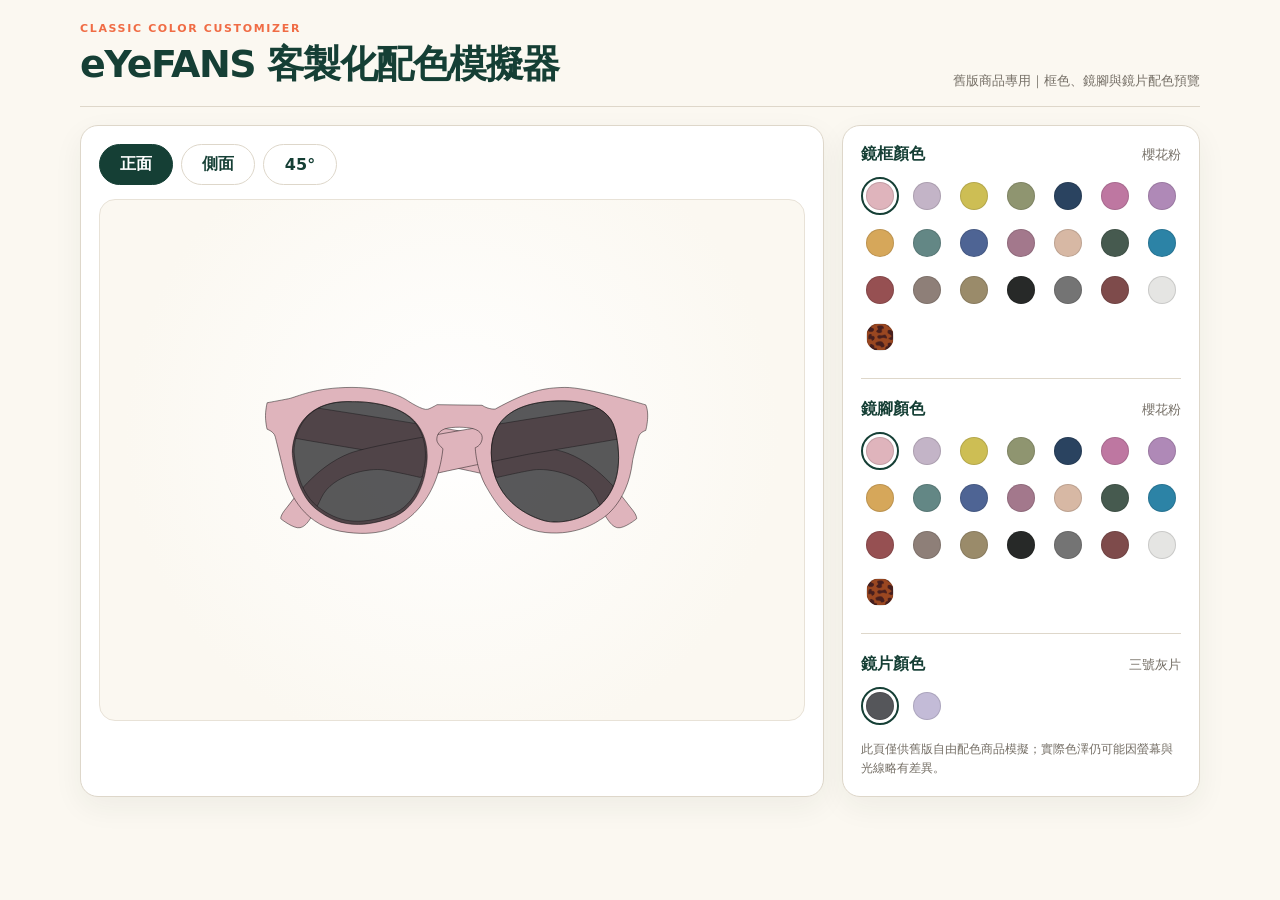
<file: legacy/index.html>
<!doctype html>
<html lang="zh-Hant">
<head>
  <meta charset="utf-8">
  <meta name="viewport" content="width=device-width, initial-scale=1">
  <title>eYeFANS 客製化配色模擬器</title>
  <style>
    :root {
      color-scheme: light;
      --ink: #153f35;
      --accent: #f06c45;
      --paper: #fbf8f1;
      --panel: #ffffff;
      --line: #ded7ca;
      --muted: #756f66;
    }
    * { box-sizing: border-box; }
    body {
      margin: 0;
      padding: 22px;
      background: var(--paper);
      color: var(--ink);
      font-family: system-ui, -apple-system, BlinkMacSystemFont, "PingFang TC", "Noto Sans TC", sans-serif;
    }
    button { font: inherit; }
    .legacy-shell { max-width: 1120px; margin: 0 auto; }
    .legacy-header {
      display: flex;
      align-items: end;
      justify-content: space-between;
      gap: 18px;
      padding-bottom: 16px;
      border-bottom: 1px solid var(--line);
    }
    .legacy-brand { margin: 0; font-size: clamp(25px, 4vw, 38px); letter-spacing: -.04em; }
    .legacy-brand small {
      display: block;
      margin-bottom: 4px;
      color: var(--accent);
      font-size: 11px;
      letter-spacing: .15em;
      text-transform: uppercase;
    }
    .legacy-header p { margin: 0; color: var(--muted); font-size: 13px; }
    .legacy-layout {
      display: grid;
      grid-template-columns: minmax(0, 1.35fr) minmax(310px, .65fr);
      gap: 18px;
      margin-top: 18px;
    }
    .legacy-card {
      min-width: 0;
      padding: 18px;
      border: 1px solid var(--line);
      border-radius: 18px;
      background: var(--panel);
      box-shadow: 0 10px 30px rgba(31, 45, 39, .06);
    }
    .legacy-tabs { display: flex; gap: 8px; margin-bottom: 14px; }
    .legacy-tabs button {
      min-width: 74px;
      padding: 9px 14px;
      border: 1px solid var(--line);
      border-radius: 999px;
      background: #fff;
      color: var(--ink);
      cursor: pointer;
      font-weight: 700;
    }
    .legacy-tabs button.is-active { border-color: var(--ink); background: var(--ink); color: #fff; }
    .legacy-viewer {
      display: grid;
      place-items: center;
      min-height: 470px;
      overflow: hidden;
      border: 1px solid #e8e2d7;
      border-radius: 16px;
      background: radial-gradient(circle at 50% 45%, #fff 0, #fbf8f1 72%);
    }
    .legacy-view { display: none; width: 100%; height: 100%; place-items: center; }
    .legacy-view.is-active { display: grid; }
    .legacy-view svg { display: block; width: 94%; height: 94%; max-height: 520px; }
    .legacy-section + .legacy-section { margin-top: 22px; padding-top: 20px; border-top: 1px solid var(--line); }
    .legacy-section-title {
      display: flex;
      align-items: baseline;
      justify-content: space-between;
      gap: 12px;
      margin: 0 0 12px;
      font-size: 16px;
    }
    .legacy-section-title output { color: var(--muted); font-size: 13px; font-weight: 500; }
    .legacy-swatches { display: flex; flex-wrap: wrap; gap: 9px; }
    .legacy-swatch {
      position: relative;
      width: 38px;
      height: 38px;
      padding: 0;
      border: 2px solid transparent;
      border-radius: 50%;
      background: transparent;
      cursor: pointer;
    }
    .legacy-swatch::before {
      content: "";
      position: absolute;
      inset: 3px;
      border: 1px solid rgba(0, 0, 0, .12);
      border-radius: inherit;
      background: var(--swatch, #000);
    }
    .legacy-swatch[data-pattern="true"]::before {
      background: url("../amber.png") center / cover no-repeat;
    }
    .legacy-swatch.is-active { border-color: var(--ink); }
    .legacy-swatch:focus-visible { outline: 3px solid rgba(240, 108, 69, .35); outline-offset: 2px; }
    .legacy-note { margin: 15px 0 0; color: var(--muted); font-size: 12px; line-height: 1.6; }
    @media (max-width: 800px) {
      body { padding: 12px; }
      .legacy-header { align-items: start; flex-direction: column; }
      .legacy-layout { grid-template-columns: 1fr; }
      .legacy-viewer { min-height: 340px; }
    }
  </style>
</head>
<body>
  <main class="legacy-shell">
    <header class="legacy-header">
      <h1 class="legacy-brand"><small>classic color customizer</small>eYeFANS 客製化配色模擬器</h1>
      <p>舊版商品專用｜框色、鏡腳與鏡片配色預覽</p>
    </header>

    <div class="legacy-layout">
      <section class="legacy-card" aria-label="眼鏡配色預覽">
        <nav class="legacy-tabs" id="legacy-view-tabs" aria-label="選擇視角">
          <button class="is-active" type="button" data-view="front" aria-pressed="true">正面</button>
          <button type="button" data-view="side" aria-pressed="false">側面</button>
          <button type="button" data-view="a45" aria-pressed="false">45°</button>
        </nav>
        <div class="legacy-viewer" id="legacy-viewer" aria-live="polite">
          <div class="legacy-view is-active" id="legacy-view-front"></div>
          <div class="legacy-view" id="legacy-view-side"></div>
          <div class="legacy-view" id="legacy-view-a45"></div>
        </div>
      </section>

      <aside class="legacy-card" aria-label="配色選項">
        <section class="legacy-section">
          <h2 class="legacy-section-title"><span>鏡框顏色</span><output id="legacy-frame-name">櫻花粉</output></h2>
          <div class="legacy-swatches" id="legacy-frame-swatches"></div>
        </section>
        <section class="legacy-section">
          <h2 class="legacy-section-title"><span>鏡腳顏色</span><output id="legacy-temple-name">櫻花粉</output></h2>
          <div class="legacy-swatches" id="legacy-temple-swatches"></div>
        </section>
        <section class="legacy-section">
          <h2 class="legacy-section-title"><span>鏡片顏色</span><output id="legacy-lens-name">三號灰片</output></h2>
          <div class="legacy-swatches" id="legacy-lens-swatches"></div>
        </section>
        <p class="legacy-note">此頁僅供舊版自由配色商品模擬；實際色澤仍可能因螢幕與光線略有差異。</p>
      </aside>
    </div>
  </main>

  <script>
    const SVG_NS = "http://www.w3.org/2000/svg";
    const COLORS = [
      { name: "櫻花粉", value: "#dfb4bc" },
      { name: "粉紫", value: "#c3b4c7" },
      { name: "暖黃", value: "#cdbe54" },
      { name: "豆綠", value: "#8f9570" },
      { name: "深藍", value: "#2a4360" },
      { name: "復刻粉", value: "#be77a1" },
      { name: "芋頭紫", value: "#af89b7" },
      { name: "奶油黃", value: "#d6a75a" },
      { name: "薄荷綠", value: "#638785" },
      { name: "丹寧藍", value: "#4e6494" },
      { name: "梅子", value: "#a3788c" },
      { name: "奶茶", value: "#d7b8a4" },
      { name: "青釉綠", value: "#465a4f" },
      { name: "天藍", value: "#2c83a6" },
      { name: "玫瑰", value: "#965052" },
      { name: "咖啡牛奶", value: "#8e7f78" },
      { name: "枯黃", value: "#9a8b6a" },
      { name: "霧面黑", value: "#272928" },
      { name: "灰色", value: "#747474" },
      { name: "咖啡紅茶", value: "#7e4b4b" },
      { name: "霧面白", value: "#e5e5e3" },
      { name: "琥珀", type: "pattern", value: "amber" }
    ];
    const LENSES = [
      { name: "三號灰片", value: "rgba(25,25,28,.72)", swatch: "#55565a" },
      { name: "抗藍光鏡片", value: "rgba(181,174,204,.34)", swatch: "#c3bbd7" }
    ];
    const state = { view: "front", frame: COLORS[0], temple: COLORS[0], lens: LENSES[0] };
    const svgs = {};

    function ensureAmberPattern(svg, key) {
      const id = `legacy-amber-${key}`;
      if (svg.querySelector(`#${id}`)) return id;
      let defs = svg.querySelector("defs");
      if (!defs) {
        defs = document.createElementNS(SVG_NS, "defs");
        svg.prepend(defs);
      }
      const pattern = document.createElementNS(SVG_NS, "pattern");
      pattern.setAttribute("id", id);
      pattern.setAttribute("patternUnits", "userSpaceOnUse");
      pattern.setAttribute("patternContentUnits", "userSpaceOnUse");
      pattern.setAttribute("width", "400");
      pattern.setAttribute("height", "400");
      const image = document.createElementNS(SVG_NS, "image");
      image.setAttribute("href", "../amber.png");
      image.setAttribute("x", "0");
      image.setAttribute("y", "0");
      image.setAttribute("width", "400");
      image.setAttribute("height", "400");
      image.setAttribute("preserveAspectRatio", "xMidYMid slice");
      pattern.append(image);
      defs.append(pattern);
      return id;
    }

    function fillFor(item, svg, key) {
      return item.type === "pattern" ? `url(#${ensureAmberPattern(svg, key)})` : item.value;
    }

    function paint(svg, id, fill) {
      const group = svg.querySelector(`#${id}`);
      if (!group) return;
      const shapes = group.matches("path, polygon, rect, circle, ellipse, polyline")
        ? [group]
        : [...group.querySelectorAll("path, polygon, rect, circle, ellipse, polyline")];
      shapes.forEach(shape => shape.setAttribute("fill", fill));
    }

    function updatePreview() {
      Object.entries(svgs).forEach(([key, svg]) => {
        paint(svg, "frame", fillFor(state.frame, svg, key));
        paint(svg, "temple", fillFor(state.temple, svg, key));
        paint(svg, "lens", state.lens.value);
      });
      document.getElementById("legacy-frame-name").textContent = state.frame.name;
      document.getElementById("legacy-temple-name").textContent = state.temple.name;
      document.getElementById("legacy-lens-name").textContent = state.lens.name;
    }

    function showView(view) {
      state.view = view;
      document.querySelectorAll(".legacy-view").forEach(element => {
        element.classList.toggle("is-active", element.id === `legacy-view-${view}`);
      });
      document.querySelectorAll("#legacy-view-tabs button").forEach(button => {
        const active = button.dataset.view === view;
        button.classList.toggle("is-active", active);
        button.setAttribute("aria-pressed", String(active));
      });
    }

    function renderSwatches(id, items, current, onPick) {
      const mount = document.getElementById(id);
      items.forEach(item => {
        const button = document.createElement("button");
        button.className = "legacy-swatch";
        button.type = "button";
        button.title = item.name;
        button.setAttribute("aria-label", item.name);
        button.dataset.pattern = String(item.type === "pattern");
        button.style.setProperty("--swatch", item.swatch || item.value);
        button.classList.toggle("is-active", item === current());
        button.addEventListener("click", () => {
          onPick(item);
          [...mount.children].forEach(child => child.classList.remove("is-active"));
          button.classList.add("is-active");
          updatePreview();
        });
        mount.append(button);
      });
    }

    async function loadView(key) {
      const response = await fetch(`../${key}.svg`, { cache: "no-store" });
      if (!response.ok) throw new Error(`${key}.svg 載入失敗`);
      const mount = document.getElementById(`legacy-view-${key}`);
      mount.innerHTML = await response.text();
      const svg = mount.querySelector("svg");
      svg.setAttribute("preserveAspectRatio", "xMidYMid meet");
      svg.setAttribute("role", "img");
      svg.setAttribute("aria-label", `${key === "front" ? "正面" : key === "side" ? "側面" : "45 度"}眼鏡配色預覽`);
      svg.querySelectorAll("image").forEach(image => {
        const href = image.getAttribute("href") || image.getAttribute("xlink:href");
        if (href === "amber.png") {
          image.setAttribute("href", "../amber.png");
          image.setAttributeNS("http://www.w3.org/1999/xlink", "xlink:href", "../amber.png");
        }
      });
      svg.querySelector("#engravetext")?.setAttribute("display", "none");
      svgs[key] = svg;
    }

    document.getElementById("legacy-view-tabs").addEventListener("click", event => {
      const button = event.target.closest("button[data-view]");
      if (button) showView(button.dataset.view);
    });

    Promise.all([loadView("front"), loadView("side"), loadView("a45")]).then(() => {
      renderSwatches("legacy-frame-swatches", COLORS, () => state.frame, item => { state.frame = item; });
      renderSwatches("legacy-temple-swatches", COLORS, () => state.temple, item => { state.temple = item; });
      renderSwatches("legacy-lens-swatches", LENSES, () => state.lens, item => { state.lens = item; });
      updatePreview();
    }).catch(error => {
      document.getElementById("legacy-viewer").textContent = `模擬器載入失敗：${error.message}`;
    });
  </script>
</body>
</html>
</file>
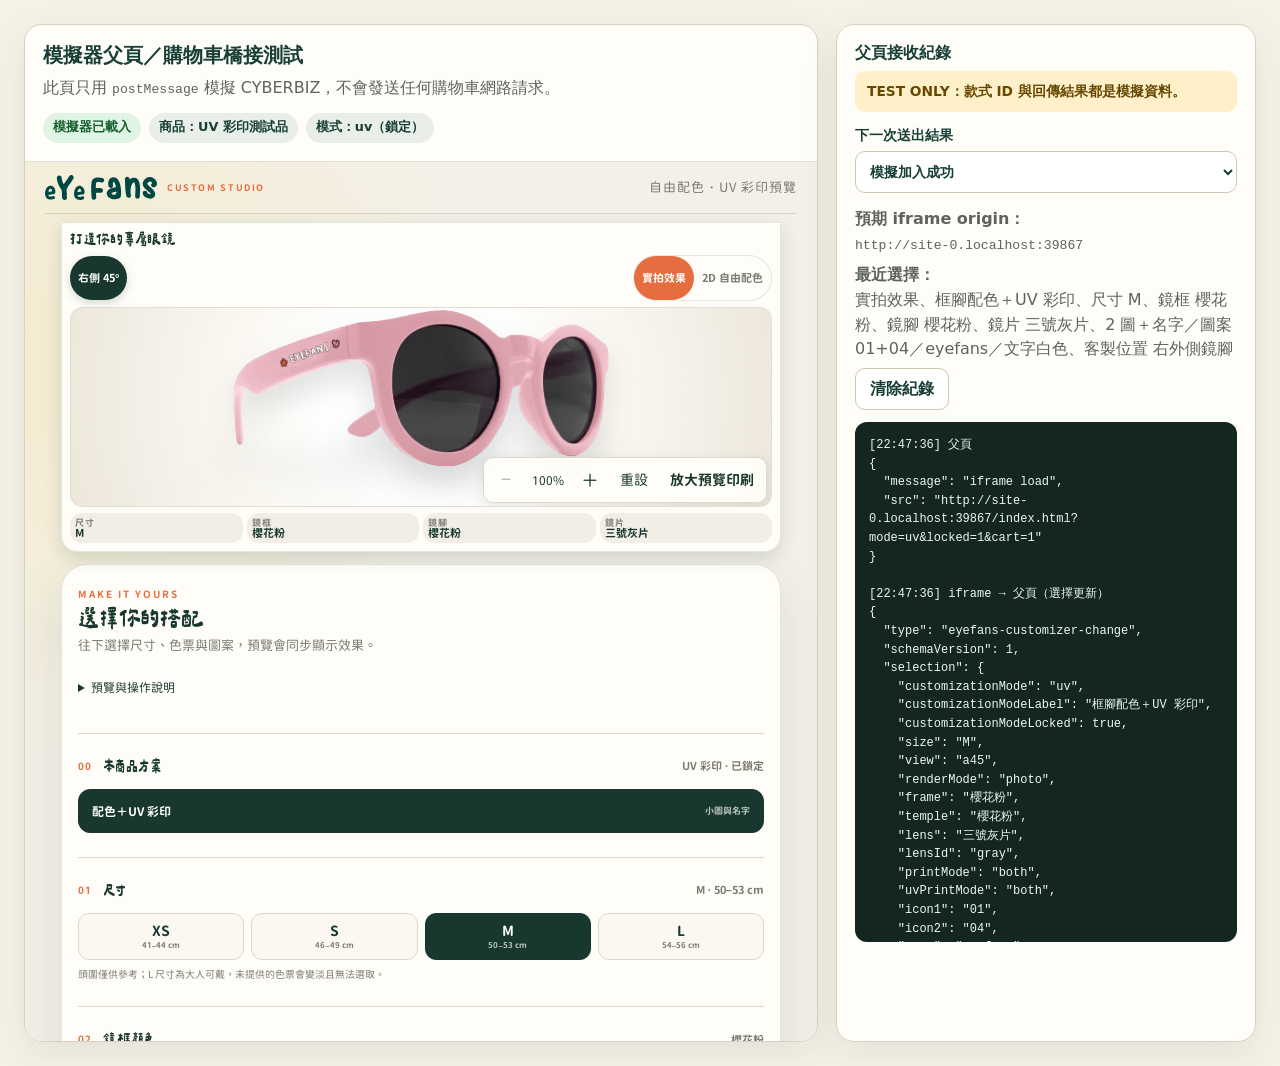
<file: tests/cart-host.html>
<!doctype html>
<html lang="zh-Hant">
<head>
  <meta charset="utf-8">
  <meta name="viewport" content="width=device-width, initial-scale=1">
  <meta name="robots" content="noindex,nofollow">
  <title>eYeFANS 購物車橋接測試頁</title>
  <style>
    :root {
      color-scheme: light;
      font-family: system-ui, -apple-system, BlinkMacSystemFont, "Segoe UI", sans-serif;
      color: #173f36;
      background: #f5f1e7;
    }

    * { box-sizing: border-box; }

    body {
      margin: 0;
      padding: 24px;
    }

    .layout {
      display: grid;
      grid-template-columns: minmax(320px, 1fr) minmax(300px, 420px);
      gap: 18px;
      max-width: 1440px;
      margin: 0 auto;
    }

    .panel {
      overflow: hidden;
      border: 1px solid #d8d0c1;
      border-radius: 18px;
      background: #fffdf8;
      box-shadow: 0 12px 36px rgba(23, 63, 54, .08);
    }

    header,
    .inspector {
      padding: 18px;
    }

    h1,
    h2 {
      margin: 0 0 8px;
      line-height: 1.25;
    }

    h1 { font-size: 1.25rem; }
    h2 { font-size: 1rem; }

    p {
      margin: 6px 0;
      color: #5e635f;
      line-height: 1.55;
    }

    code {
      overflow-wrap: anywhere;
      font-family: ui-monospace, SFMono-Regular, Menlo, monospace;
      font-size: .82rem;
    }

    iframe {
      display: block;
      width: 100%;
      min-height: 880px;
      border: 0;
      border-top: 1px solid #e7e0d5;
      background: white;
    }

    .status-row {
      display: flex;
      flex-wrap: wrap;
      gap: 8px;
      margin-top: 12px;
    }

    .badge {
      display: inline-flex;
      align-items: center;
      min-height: 30px;
      padding: 5px 10px;
      border-radius: 999px;
      background: #e9eee8;
      font-size: .8rem;
      font-weight: 700;
    }

    .badge[data-state="ready"] { background: #dff4e5; color: #165f2e; }
    .badge[data-state="error"] { background: #fee3dc; color: #922b20; }

    label {
      display: grid;
      gap: 6px;
      margin: 14px 0;
      font-size: .88rem;
      font-weight: 700;
    }

    select,
    button {
      min-height: 42px;
      border: 1px solid #cfc5b5;
      border-radius: 10px;
      background: white;
      color: inherit;
      font: inherit;
    }

    select { padding: 0 10px; }

    button {
      padding: 0 14px;
      cursor: pointer;
      font-weight: 700;
    }

    pre {
      overflow: auto;
      max-height: 520px;
      min-height: 240px;
      margin: 12px 0 0;
      padding: 14px;
      border-radius: 12px;
      background: #132720;
      color: #ecf7f2;
      font: 12px/1.55 ui-monospace, SFMono-Regular, Menlo, monospace;
      white-space: pre-wrap;
      word-break: break-word;
    }

    .warning {
      padding: 10px 12px;
      border-radius: 10px;
      background: #fff0c9;
      color: #674700;
      font-size: .86rem;
      font-weight: 700;
    }

    @media (max-width: 880px) {
      body { padding: 10px; }
      .layout { grid-template-columns: 1fr; }
      iframe { min-height: 760px; }
    }
  </style>
  <script src="cart-host.js" defer></script>
</head>
<body>
  <main class="layout">
    <section class="panel" aria-labelledby="page-title">
      <header>
        <h1 id="page-title">模擬器父頁／購物車橋接測試</h1>
        <p>此頁只用 <code>postMessage</code> 模擬 CYBERBIZ，不會發送任何購物車網路請求。</p>
        <div class="status-row">
          <span class="badge" id="frame-status">等待模擬器</span>
          <span class="badge">商品：UV 彩印測試品</span>
          <span class="badge">模式：uv（鎖定）</span>
        </div>
      </header>
      <iframe
        id="customizer-frame"
        title="eYeFANS 客製化模擬器測試"
        src="../index.html?mode=uv&amp;locked=1&amp;cart=1"
      ></iframe>
    </section>

    <aside class="panel inspector" aria-labelledby="inspector-title">
      <h2 id="inspector-title">父頁接收紀錄</h2>
      <p class="warning">TEST ONLY：款式 ID 與回傳結果都是模擬資料。</p>

      <label for="simulation-result">
        下一次送出結果
        <select id="simulation-result">
          <option value="success">模擬加入成功</option>
          <option value="error">模擬 CYBERBIZ 錯誤</option>
        </select>
      </label>

      <p><strong>預期 iframe origin：</strong><br><code id="expected-origin"></code></p>
      <p><strong>最近選擇：</strong><br><span id="latest-summary">尚未收到</span></p>
      <button id="clear-log" type="button">清除紀錄</button>
      <pre id="message-log" aria-live="polite">等待 postMessage…</pre>
    </aside>
  </main>
</body>
</html>
</file>
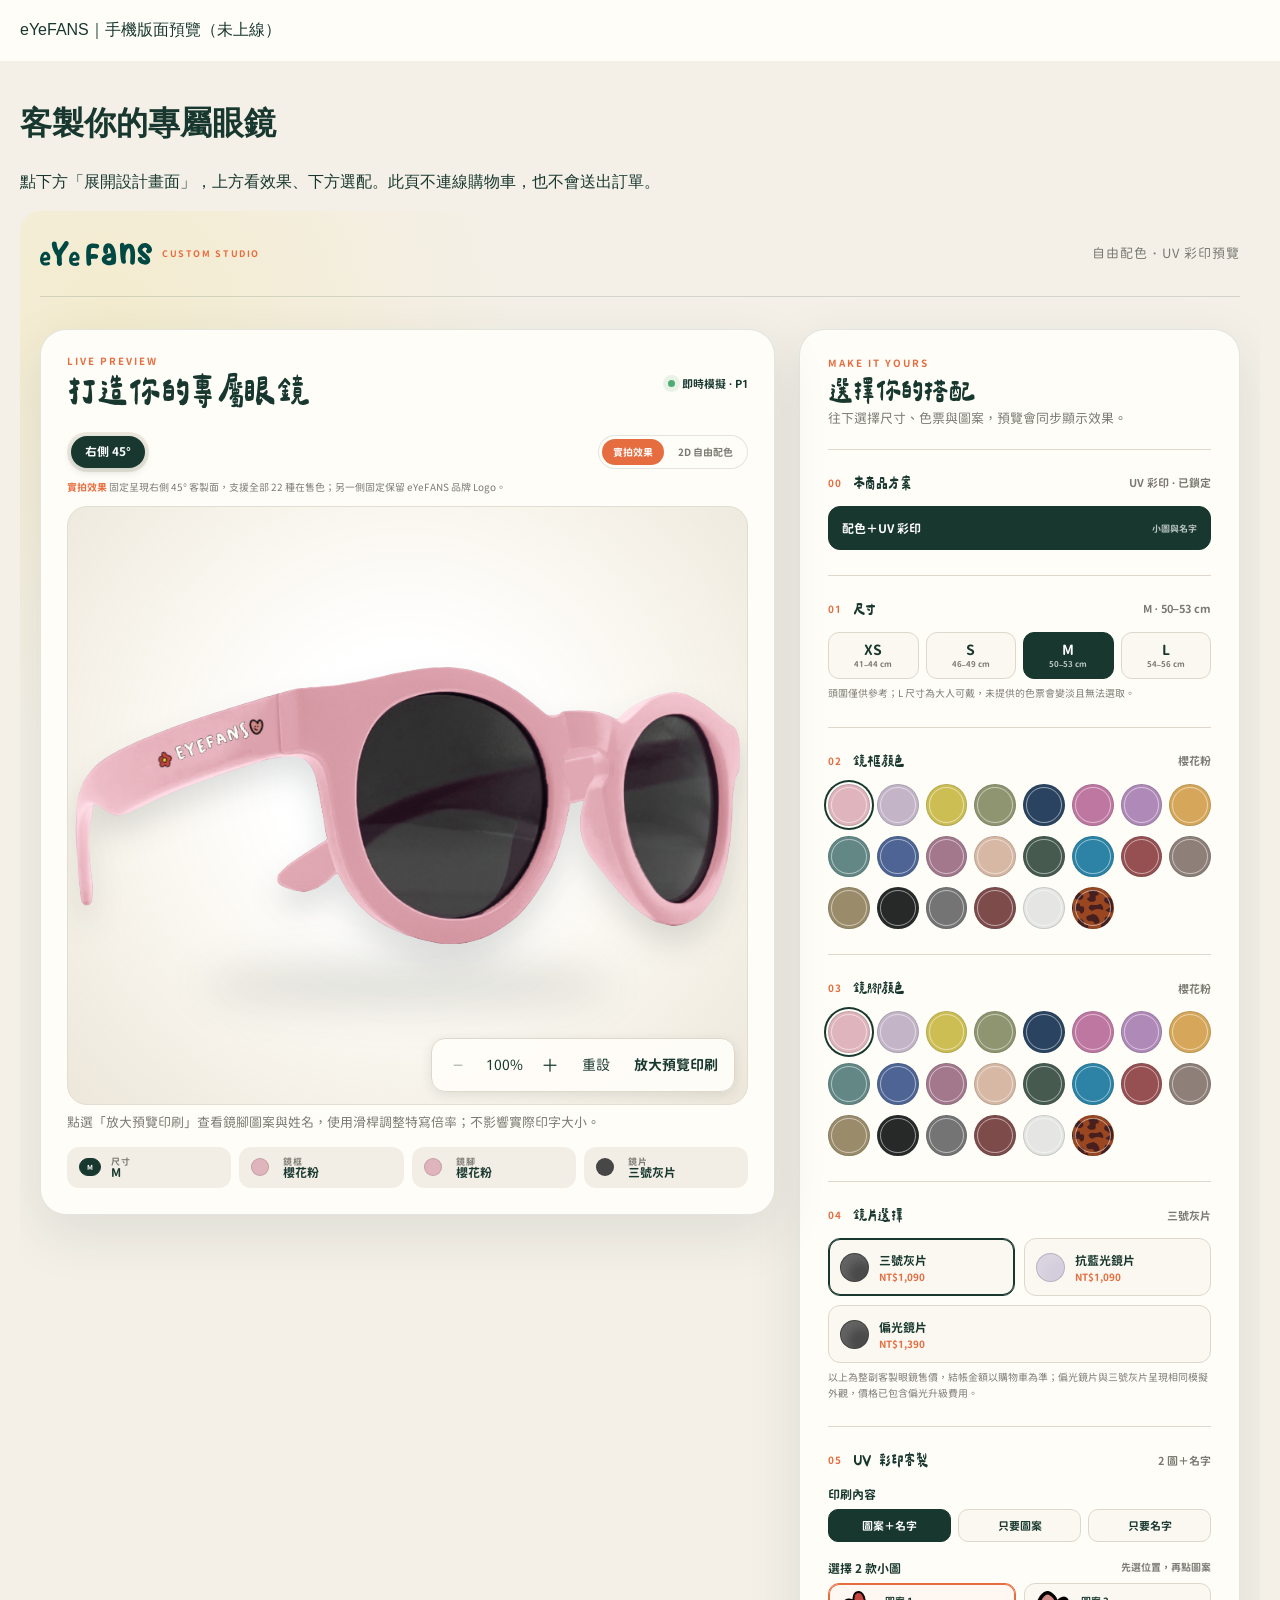
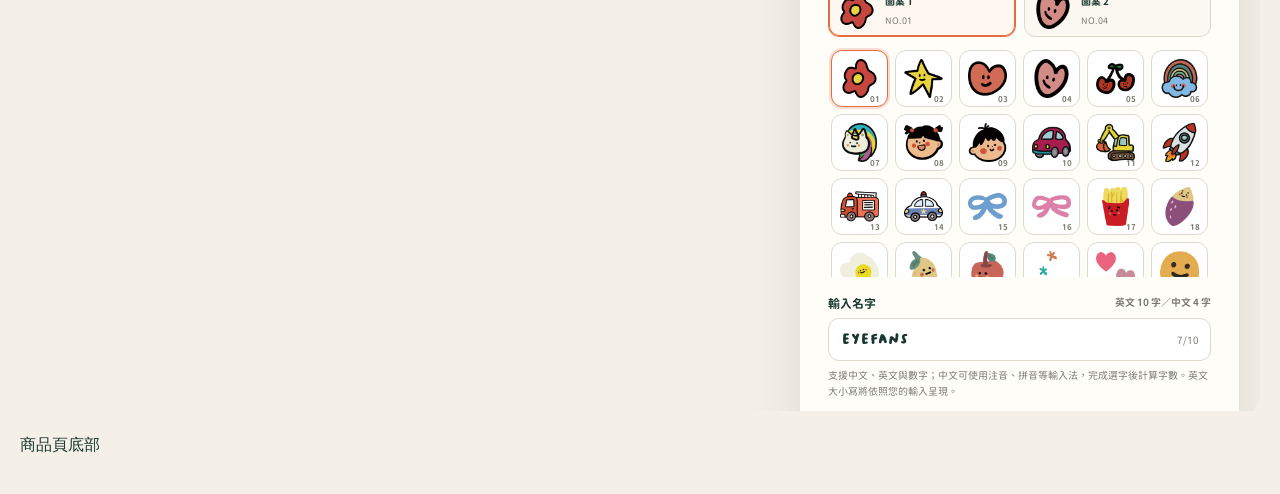
<file: tests/mobile-studio-preview.html>
<!doctype html><html lang="zh-Hant"><meta charset="utf-8"><meta name="viewport" content="width=device-width,initial-scale=1"><title>手機客製工作區・本機預覽</title>
<style>body{margin:0;background:#f4f0e8;color:#18382f;font:16px sans-serif}header,main{padding:20px}header{background:#fffdf8}iframe{width:100%;height:1800px;border:0}.eyefans-custom-wrap{border-radius:20px;overflow:hidden}p{line-height:1.7}</style>
<header>eYeFANS｜手機版面預覽（未上線）</header><main><h1>客製你的專屬眼鏡</h1><p>點下方「展開設計畫面」，上方看效果、下方選配。此頁不連線購物車，也不會送出訂單。</p><div class="eyefans-custom-wrap"><iframe title="本機客製化模擬器" src="../index.html?mode=uv&locked=1"></iframe></div><p>商品頁底部</p></main><script src="../integration/mobile-studio-host.js"></script></html>
</file>
